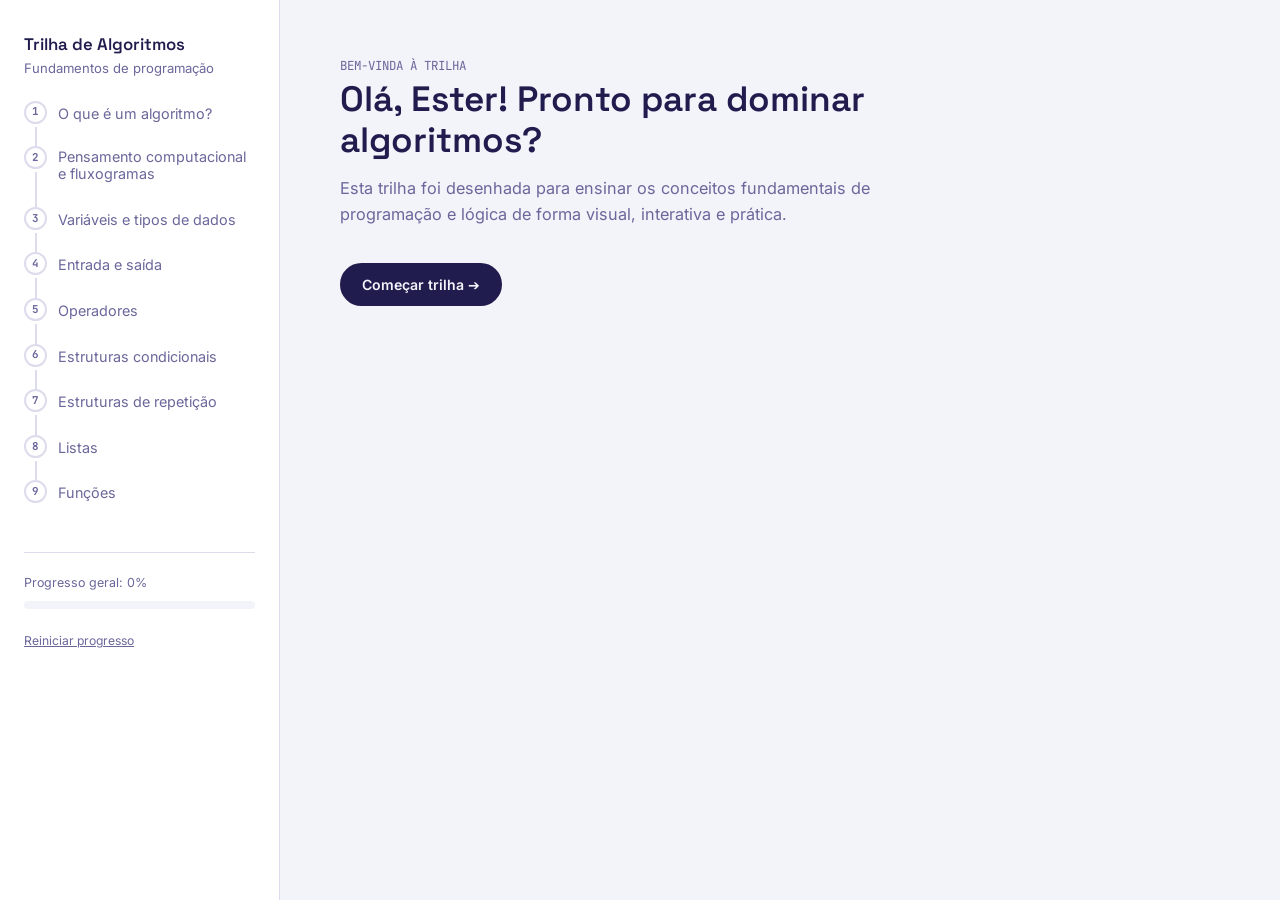
<file: index.html>
<!DOCTYPE html>
<html lang="pt-BR">
<head>
  <meta charset="UTF-8" />
  <meta name="viewport" content="width=device-width, initial-scale=1.0" />
  <meta name="robots" content="noindex, nofollow" />
  <title>Trilha de Algoritmos — Ester</title>
  <link rel="preconnect" href="https://fonts.googleapis.com">
  <link rel="preconnect" href="https://fonts.gstatic.com" crossorigin>
  <link href="https://fonts.googleapis.com/css2?family=Space+Grotesk:wght@500;600;700&family=Inter:wght@400;500;600;700&family=JetBrains+Mono:wght@400;500;600&display=swap" rel="stylesheet">
  <link rel="stylesheet" href="style.css">
</head>
<body>
  <div class="sobreposicao" id="sobreposicao"></div>
  
  <header class="topo-mobile">
    <button class="botao-menu" id="botao-menu" aria-label="Abrir trilha de módulos">☰</button>
    <span class="topo-mobile-titulo">Trilha de Algoritmos</span>
    <span class="topo-mobile-progresso" id="topo-mobile-progresso"></span>
  </header>

  <div id="app">
    <aside class="trilha-lateral" id="trilha-lateral"></aside>
    <main class="conteudo-principal" id="conteudo-principal"></main>
  </div>

  <script src="script.js"></script>
</body>
</html>
</file>
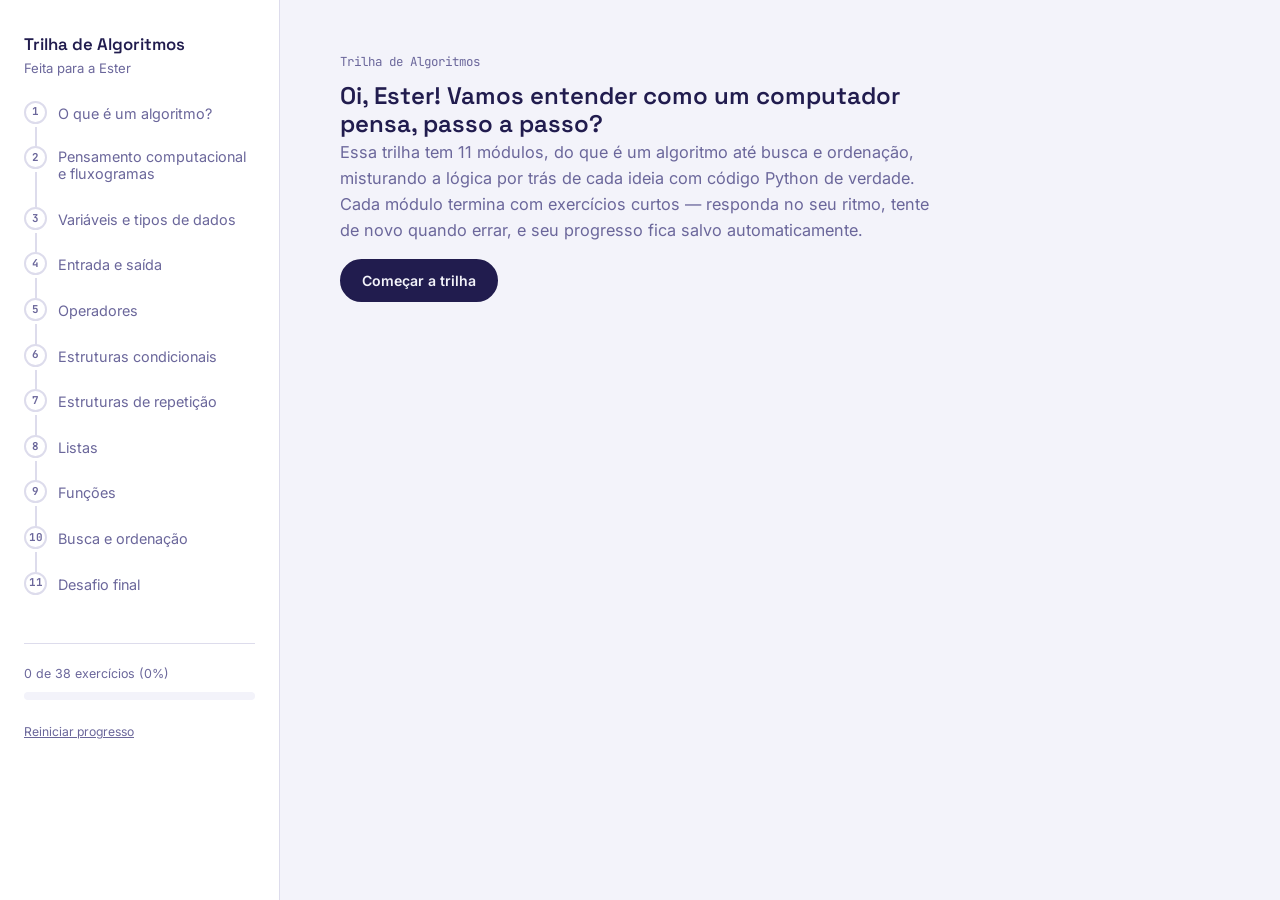
<file: trilha-algoritmos-ester.html>
<!DOCTYPE html>
<html lang="pt-BR">
<head>
<meta charset="UTF-8" />
<meta name="viewport" content="width=device-width, initial-scale=1.0" />
<title>Trilha de Algoritmos — Ester</title>
<link rel="preconnect" href="https://fonts.googleapis.com">
<link rel="preconnect" href="https://fonts.gstatic.com" crossorigin>
<link href="https://fonts.googleapis.com/css2?family=Space+Grotesk:wght@500;600;700&family=Inter:wght@400;500;600;700&family=JetBrains+Mono:wght@400;500;600&display=swap" rel="stylesheet">
<style>
  :root{
    --ink:#211C4E;
    --ink-soft:#6B679B;
    --paper:#F3F3FA;
    --surface:#FFFFFF;
    --lime:#CFEF44;
    --lime-dark:#7A9420;
    --rose:#E8536B;
    --line:#DDDCEC;
    --radius:14px;
    --font-display:'Space Grotesk','Segoe UI',system-ui,sans-serif;
    --font-body:'Inter','Segoe UI',system-ui,sans-serif;
    --font-mono:'JetBrains Mono','Fira Code',Consolas,Monaco,monospace;
  }
  *,*::before,*::after{box-sizing:border-box;}
  html,body{margin:0;padding:0;}
  body{
    font-family:var(--font-body);
    color:var(--ink);
    background:var(--paper);
    line-height:1.6;
    -webkit-font-smoothing:antialiased;
  }
  h1,h2,h3{font-family:var(--font-display);margin:0;line-height:1.18;font-weight:600;}
  p{margin:0 0 1em;}
  button{font-family:inherit;}
  ul{margin:0;padding:0;}
  button:focus-visible, a:focus-visible{outline:3px solid var(--ink);outline-offset:2px;}

  /* ---------- layout ---------- */
  .sobreposicao{display:none;position:fixed;inset:0;background:rgba(33,28,78,.45);z-index:49;}
  .sobreposicao.ativa{display:block;}
  .topo-mobile{display:none;position:sticky;top:0;z-index:40;background:var(--surface);border-bottom:1px solid var(--line);padding:14px 18px;align-items:center;gap:12px;}
  .botao-menu{background:none;border:2px solid var(--line);border-radius:8px;width:38px;height:38px;font-size:1.1rem;cursor:pointer;color:var(--ink);flex-shrink:0;}
  .topo-mobile-titulo{font-family:var(--font-display);font-weight:600;font-size:.98rem;flex:1;}
  .topo-mobile-progresso{font-family:var(--font-mono);font-size:.75rem;color:var(--ink-soft);}

  #app{display:flex;align-items:flex-start;}

  .trilha-lateral{
    width:280px;flex-shrink:0;background:var(--surface);border-right:1px solid var(--line);
    padding:32px 24px;position:sticky;top:0;height:100vh;overflow-y:auto;
  }
  .trilha-titulo{font-size:1.05rem;margin-bottom:2px;cursor:pointer;background:none;border:none;padding:0;text-align:left;color:var(--ink);font-family:var(--font-display);font-weight:600;}
  .trilha-subtitulo{font-size:.82rem;color:var(--ink-soft);margin:0 0 22px;}

  .trilha-lista{list-style:none;margin:0;padding:0;}
  .trilha-item{position:relative;padding-left:34px;padding-bottom:20px;}
  .trilha-item::before{content:'';position:absolute;left:11px;top:26px;bottom:-2px;width:2px;background:var(--line);}
  .trilha-item:last-child::before{display:none;}
  .trilha-estacao{
    position:absolute;left:0;top:0;width:23px;height:23px;border-radius:50%;
    background:var(--surface);border:2px solid var(--line);
    display:flex;align-items:center;justify-content:center;
    font-size:.68rem;font-weight:700;color:var(--ink-soft);font-family:var(--font-mono);
  }
  .trilha-item.concluido .trilha-estacao{background:var(--lime);border-color:var(--lime-dark);color:var(--ink);}
  .trilha-item.atual .trilha-estacao{border-color:var(--ink);background:var(--ink);color:var(--paper);}
  .trilha-link{background:none;border:none;text-align:left;cursor:pointer;font-family:var(--font-body);font-size:.9rem;color:var(--ink-soft);padding:2px 0;width:100%;}
  .trilha-link:hover{color:var(--ink);}
  .trilha-item.atual .trilha-link{color:var(--ink);font-weight:600;}

  .progresso-caixa{margin-top:26px;padding-top:20px;border-top:1px solid var(--line);}
  .progresso-texto{font-size:.78rem;color:var(--ink-soft);margin:0 0 8px;}
  .progresso-barra-fundo{height:8px;background:var(--paper);border-radius:99px;overflow:hidden;}
  .progresso-barra-preenchimento{height:100%;background:var(--lime);transition:width .4s ease;}

  .rodape-lateral{margin-top:18px;}
  .botao-reiniciar{background:none;border:none;color:var(--ink-soft);font-size:.76rem;cursor:pointer;padding:0;text-decoration:underline;}
  .confirmar-reset{margin-top:8px;padding:10px;background:var(--paper);border-radius:8px;font-size:.76rem;}
  .confirmar-reset p{margin:0 0 8px;}
  .confirmar-reset .linha-botoes{display:flex;gap:8px;}
  .confirmar-reset button{font-size:.76rem;padding:6px 10px;border-radius:6px;border:1px solid var(--line);background:var(--surface);cursor:pointer;}
  .confirmar-reset button.sim{border-color:var(--rose);color:var(--rose);}

  .conteudo-principal{flex:1;min-width:0;padding:52px 60px 120px;}

  /* ---------- welcome ---------- */
  .tela-boas-vindas{max-width:640px;}
  .selo-completo{background:#F3FBDD;border:2px solid var(--lime-dark);border-radius:var(--radius);padding:18px 20px;margin:22px 0;}
  .selo-completo .feedback-titulo{color:#3F4D0F;}
  .selo-completo p{color:#3F4D0F;margin:0;}

  /* ---------- lesson header / body ---------- */
  .rotulo-modulo{font-family:var(--font-mono);font-size:.78rem;color:var(--ink-soft);margin:0 0 10px;}
  .cabecalho-licao h1{font-size:1.9rem;margin-bottom:10px;}
  .resumo-licao{font-size:1.02rem;color:var(--ink-soft);max-width:600px;}
  .medida-leitura{max-width:640px;}
  .texto-licao{font-size:.98rem;max-width:640px;}

  .dica{background:var(--surface);border:2px solid var(--lime-dark);border-left-width:6px;border-radius:10px;padding:14px 18px;margin:18px 0;max-width:640px;}
  .dica-rotulo{font-family:var(--font-display);font-weight:600;font-size:.85rem;margin:0 0 4px;color:var(--ink);}
  .dica p{margin:0;font-size:.92rem;}

  .painel-codigo{background:var(--ink);color:#EDEBFF;border-radius:var(--radius);padding:18px 22px;overflow-x:auto;margin:18px 0;max-width:640px;}
  .painel-codigo .legenda{font-family:var(--font-mono);font-size:.72rem;color:var(--lime);margin:0 0 10px;opacity:.9;}
  .painel-codigo pre{margin:0;font-family:var(--font-mono);font-size:.85rem;line-height:1.65;}
  .tok-kw{color:var(--lime);}
  .tok-str{color:#FFD48A;}

  .fluxograma{display:flex;flex-direction:column;align-items:center;padding:30px 16px;background:var(--surface);border:1px solid var(--line);border-radius:var(--radius);margin:20px 0;max-width:640px;}
  .fc-caixa{padding:10px 20px;font-size:.82rem;font-weight:600;text-align:center;font-family:var(--font-body);}
  .fc-oval{background:var(--ink);color:var(--paper);border-radius:999px;}
  .fc-entrada{background:var(--paper);border:2px solid var(--line);border-radius:6px;}
  .fc-processo{background:var(--surface);border:2px solid var(--ink);border-radius:6px;}
  .fc-losango{width:160px;height:160px;background:var(--lime);display:flex;align-items:center;justify-content:center;transform:rotate(45deg);margin:6px 0;}
  .fc-losango span{transform:rotate(-45deg);font-size:.76rem;font-weight:700;text-align:center;width:118px;color:var(--ink);font-family:var(--font-mono);}
  .fc-seta{width:2px;height:22px;background:var(--ink-soft);position:relative;}
  .fc-seta::after{content:'';position:absolute;bottom:-1px;left:50%;transform:translateX(-50%);border:6px solid transparent;border-top-color:var(--ink-soft);}
  .fc-ramos{display:flex;gap:36px;margin-top:6px;}
  .fc-ramo{display:flex;flex-direction:column;align-items:center;}
  .fc-rotulo-ramo{font-size:.72rem;font-weight:700;color:var(--ink-soft);margin:6px 0;font-family:var(--font-mono);}

  /* ---------- exercises ---------- */
  .titulo-secao-exercicios{margin:40px 0 6px;font-size:1.3rem;}
  .subtitulo-secao-exercicios{color:var(--ink-soft);font-size:.9rem;margin-bottom:20px;}

  .exercicio{border:2px dashed var(--line);border-radius:var(--radius);padding:22px 24px;margin:18px 0;background:var(--surface);max-width:640px;}
  .exercicio.resolvido{border-style:solid;border-color:var(--lime-dark);}
  .exercicio-rotulo{font-family:var(--font-mono);font-size:.72rem;color:var(--ink-soft);margin:0 0 10px;}
  .exercicio-pergunta{font-weight:600;font-size:.98rem;margin:0 0 14px;}
  .exercicio .painel-codigo{max-width:none;margin:0 0 16px;}

  .exercicio-opcoes{display:flex;flex-direction:column;gap:10px;}
  .opcao{display:block;width:100%;text-align:left;padding:12px 16px;border:2px solid var(--line);border-radius:10px;background:var(--surface);color:var(--ink);font-family:var(--font-body);font-size:.9rem;cursor:pointer;transition:border-color .15s ease,background .15s ease;}
  .opcao code{font-family:var(--font-mono);font-size:.86rem;background:none;}
  .opcao:hover:not(:disabled){border-color:var(--ink);}
  .opcao.correta-marcada{border-color:var(--lime-dark);background:#F3FBDD;}
  .opcao.incorreta-marcada{border-color:var(--rose);background:#FDECEF;}
  .opcao:disabled{cursor:default;}

  .feedback{margin-top:14px;padding:14px 16px;border-radius:10px;font-size:.88rem;}
  .feedback.ok{background:#F3FBDD;color:#3F4D0F;}
  .feedback.nao{background:#FDECEF;color:#7A2331;}
  .feedback-titulo{font-weight:700;margin:0 0 4px;font-family:var(--font-display);}
  .feedback p:last-child{margin:0;}

  .chips{display:flex;flex-wrap:wrap;gap:8px;margin:6px 0 14px;min-height:20px;}
  .chip{padding:8px 14px;border-radius:999px;border:2px solid var(--ink);background:var(--surface);font-size:.83rem;cursor:pointer;font-family:var(--font-body);color:var(--ink);}
  .chip:hover:not(:disabled){background:var(--paper);}
  .chips-escolhidos .chip{background:var(--ink);color:var(--paper);cursor:default;display:inline-flex;gap:7px;align-items:center;}
  .chips-escolhidos .chip .num{font-family:var(--font-mono);font-size:.7rem;opacity:.65;}
  .rotulo-chips{font-size:.76rem;color:var(--ink-soft);margin:0 0 6px;}

  .exercicio-acoes{display:flex;gap:10px;margin-top:6px;}

  /* ---------- buttons ---------- */
  .botao{display:inline-flex;align-items:center;gap:8px;font-weight:600;font-size:.88rem;padding:11px 20px;border-radius:999px;border:2px solid var(--ink);background:var(--surface);color:var(--ink);cursor:pointer;transition:transform .15s ease,background .15s ease;}
  .botao:hover:not(:disabled){transform:translateY(-1px);}
  .botao.principal{background:var(--ink);color:var(--paper);}
  .botao.principal:hover:not(:disabled){background:#322A6B;}
  .botao:disabled{opacity:.45;cursor:default;transform:none;}

  .navegacao-licao{display:flex;justify-content:space-between;gap:14px;margin-top:44px;max-width:640px;flex-wrap:wrap;}

  footer.rodape-app{max-width:640px;margin-top:60px;padding-top:20px;border-top:1px solid var(--line);font-size:.78rem;color:var(--ink-soft);}

  @media (max-width:860px){
    .topo-mobile{display:flex;}
    .trilha-lateral{position:fixed;left:0;top:0;bottom:0;transform:translateX(-100%);transition:transform .25s ease;z-index:50;box-shadow:2px 0 24px rgba(0,0,0,.18);}
    .trilha-lateral.aberta{transform:translateX(0);}
    .conteudo-principal{padding:30px 20px 90px;}
    .cabecalho-licao h1{font-size:1.5rem;}
    .fc-ramos{gap:18px;}
    .fc-losango{width:130px;height:130px;}
    .fc-losango span{width:96px;font-size:.68rem;}
  }
  @media (min-width:861px){
    .sobreposicao{display:none !important;}
  }
  @media (prefers-reduced-motion:reduce){
    *,*::before,*::after{transition:none !important;animation:none !important;}
  }
</style>
</head>
<body>
<div class="sobreposicao" id="sobreposicao"></div>
<header class="topo-mobile">
  <button class="botao-menu" id="botao-menu" aria-label="Abrir trilha de módulos">☰</button>
  <span class="topo-mobile-titulo">Trilha de Algoritmos</span>
  <span class="topo-mobile-progresso" id="topo-mobile-progresso"></span>
</header>
<div id="app">
  <aside class="trilha-lateral" id="trilha-lateral"></aside>
  <main class="conteudo-principal" id="conteudo-principal"></main>
</div>

<script>
/* =======================================================
   ESCAPE / DESTAQUE DE CÓDIGO
======================================================= */
function t(texto){
  if(texto===undefined||texto===null) return '';
  return String(texto).replaceAll('&','&amp;').replaceAll('<','&lt;').replaceAll('>','&gt;');
}
function destacarPython(codigoEscapado){
  const partes = codigoEscapado.split(/("(?:[^"]*)"|'(?:[^']*)')/g);
  const palavrasChave = /\b(import|input|int|float|str|len|range|print|if|elif|else|for|while|def|return|and|or|not|in|True|False|None)\b/g;
  return partes.map((parte,i)=>{
    if(i % 2 === 1){ return '<span class="tok-str">'+parte+'</span>'; }
    return parte.replace(palavrasChave,'<span class="tok-kw">$1</span>');
  }).join('');
}

/* =======================================================
   DADOS DOS MÓDULOS
======================================================= */
const MODULES = [
{
  id:'intro', numero:1, titulo:'O que é um algoritmo?',
  resumo:'A ideia mais simples e mais importante de toda a programação.',
  conteudo:[
    {tipo:'texto', texto:'Antes de escrever qualquer código, existe uma ideia simples que sustenta tudo: um algoritmo é uma sequência finita de passos, bem definidos e em ordem, que resolve um problema ou realiza uma tarefa. Só isso — e você já usa algoritmos o tempo todo, sem perceber.'},
    {tipo:'texto', texto:'Pense na receita de um bolo, no tutorial de como trocar o pneu de uma bicicleta, ou até no jeito que você amarra o cadarço do tênis. Todos são algoritmos: uma lista de passos que, seguidos na ordem certa, levam a um resultado esperado.'},
    {tipo:'texto', texto:'Para ser considerado um bom algoritmo, essa sequência de passos precisa de três coisas: um início e um fim claros (ele não pode continuar para sempre), passos sem ambiguidade — qualquer pessoa que os siga deve chegar ao mesmo resultado — e uma ordem definida, já que trocar a ordem dos passos pode mudar (ou estragar) o resultado.'},
    {tipo:'dica', texto:'Repare que nada disso, até agora, envolveu um computador. Algoritmo é uma ideia — programar é o processo de traduzir essa ideia para uma linguagem que o computador entenda, como o Python, que vamos usar no resto da trilha.'}
  ],
  exercicios:[
    {id:'intro-1', tipo:'mcq', pergunta:'Qual das opções abaixo é, de fato, um algoritmo?',
      opcoes:['Eu gosto muito de macarrão.','Ferver água, adicionar sal, colocar o macarrão, esperar 10 minutos e escorrer.','Macarrão é um prato de origem italiana.','Hoje o almoço estava bom.'],
      correta:1, explicacao:'Um algoritmo precisa ser uma sequência de passos para realizar uma tarefa. As outras frases são só opiniões ou informações soltas, sem uma sequência de ações.'},
    {id:'intro-2', tipo:'ordenar', pergunta:'Coloque os passos para fazer um sanduíche na ordem correta:',
      itens:['Pegar duas fatias de pão','Passar manteiga nas fatias','Colocar o recheio','Juntar as duas fatias'],
      ordemExibicao:[2,0,3,1],
      explicacao:'Cada passo depende do anterior ter sido feito: não dá pra colocar o recheio antes de passar a manteiga, nem juntar as fatias antes de ter o recheio. A ordem faz parte do algoritmo.'},
    {id:'intro-3', tipo:'mcq', pergunta:'Qual característica é importante para um bom algoritmo?',
      opcoes:['Ter passos confusos e fora de ordem','Ter início, fim e passos claros, sem ambiguidade','Ser o mais longo possível','Não precisar ser seguido em uma ordem específica'],
      correta:1, explicacao:'Um bom algoritmo tem começo e fim definidos, e cada passo é claro o suficiente para que qualquer pessoa (ou computador) chegue ao mesmo resultado seguindo-o.'}
  ]
},
{
  id:'fluxo', numero:2, titulo:'Pensamento computacional e fluxogramas',
  resumo:'Como quebrar um problema grande em passos pequenos — e desenhá-los.',
  conteudo:[
    {tipo:'texto', texto:'Problemas grandes assustam. A saída é quebrá-los em partes menores e mais simples de resolver — isso se chama decomposição, e é o primeiro passo do pensamento computacional: a forma como programadores organizam a cabeça antes de escrever qualquer linha de código.'},
    {tipo:'texto', texto:'Uma das ferramentas mais úteis para planejar um algoritmo antes de programar é o fluxograma: um desenho que representa cada passo com uma forma geométrica diferente. Óvalos marcam o início e o fim, retângulos marcam uma ação, losangos marcam uma decisão (uma pergunta com resposta sim ou não), e paralelogramos marcam entrada ou saída de dados.'},
    {tipo:'fluxograma'},
    {tipo:'texto', texto:'O fluxograma acima resolve um problema simples: descobrir se um número é par ou ímpar. Ele lê um número, faz uma pergunta de decisão (o resto da divisão desse número por 2 é igual a zero?) e segue por um caminho ou outro dependendo da resposta. Mais pra frente você vai ver essa mesma lógica virar poucas linhas de código Python.'}
  ],
  exercicios:[
    {id:'fluxo-1', tipo:'mcq', pergunta:'Em um fluxograma, qual símbolo é usado para representar uma decisão (uma pergunta do tipo sim ou não)?',
      opcoes:['Oval','Retângulo','Losango (diamante)','Círculo pontilhado'],
      correta:2, explicacao:'O losango é o símbolo padrão de decisão em um fluxograma — dele saem sempre dois caminhos possíveis, um para cada resposta.'},
    {id:'fluxo-2', tipo:'mcq', pergunta:'De acordo com o fluxograma do módulo, se o número lido for 7, qual vai ser o resultado?',
      opcoes:['É par','É ímpar','Erro','Nenhum dos dois'],
      correta:1, explicacao:'7 dividido por 2 tem resto 1 (não é 0), então a resposta da decisão é "não" — e o caminho leva até a caixa "É ímpar".'},
    {id:'fluxo-3', tipo:'mcq', pergunta:'Qual costuma ser o primeiro passo antes de pensar no algoritmo para resolver um problema grande?',
      opcoes:['Escrever código em Python direto','Quebrar o problema em partes menores e mais simples','Desistir e tentar outro problema','Pular direto para a solução final'],
      correta:1, explicacao:'Decompor o problema em partes menores é o que torna possível pensar em um algoritmo claro — é muito mais fácil resolver vários problemas pequenos do que um gigante de uma vez.'}
  ]
},
{
  id:'var', numero:3, titulo:'Variáveis e tipos de dados',
  resumo:'As caixinhas que guardam os valores que seu programa usa.',
  conteudo:[
    {tipo:'texto', texto:'Uma variável é como uma caixinha com um nome, que guarda um valor — e esse valor pode mudar ao longo do programa (por isso o nome "variável"). Em Python, criar uma variável é simples: você escreve o nome dela, um sinal de igual, e o valor.'},
    {tipo:'codigo', codigo:'idade = 15\nnome = "Ester"\naltura = 1.65\ngosta_de_matematica = True'},
    {tipo:'texto', texto:'Repare que cada variável acima guarda um tipo diferente de valor: idade é um número inteiro (int), altura é um número decimal (float), nome é um texto — chamado de string, entre aspas — e gosta_de_matematica é um booleano, que só pode valer True (verdadeiro) ou False (falso). Diferente de outras linguagens, o Python descobre o tipo sozinho: você não precisa avisar.'},
    {tipo:'dica', texto:'Nomes de variáveis em Python não podem começar com número nem ter espaços — use underline (_) no lugar do espaço, como idade_do_aluno. Maiúsculas e minúsculas fazem diferença: Nome e nome são duas variáveis diferentes.'}
  ],
  exercicios:[
    {id:'var-1', tipo:'mcq', pergunta:'Qual é o tipo de dado do valor 3.14 em Python?',
      opcoes:['Número inteiro (int)','Número decimal (float)','Texto (string)','Booleano'],
      correta:1, explicacao:'Qualquer número com casas decimais, como 3.14, é do tipo float em Python.'},
    {id:'var-2', tipo:'mcq', pergunta:'Depois desse código rodar, qual é o valor final de x?', codigo:'x = 5\nx = x + 3',
      opcoes:['5','3','8','x+3'], opcoesCodigo:true,
      correta:2, explicacao:'Na segunda linha, o Python calcula x + 3 usando o valor atual de x (5), chegando a 8, e guarda esse novo valor em x — substituindo o 5 anterior.'},
    {id:'var-3', tipo:'mcq', pergunta:'Qual dessas opções é um nome de variável válido em Python?',
      opcoes:['2idade','minha idade','idade_do_aluno','idade-do-aluno'], opcoesCodigo:true,
      correta:2, explicacao:'Nomes de variável não podem começar com número (2idade), não podem ter espaço (minha idade) e o hífen é interpretado como subtração (idade-do-aluno). O underline resolve isso: idade_do_aluno.'}
  ]
},
{
  id:'io', numero:4, titulo:'Entrada e saída',
  resumo:'Como um programa conversa com quem está usando ele.',
  conteudo:[
    {tipo:'texto', texto:'Um programa raramente funciona sozinho — ele costuma receber informações de quem está usando (entrada) e devolver algum resultado (saída). Em Python, a saída mais comum é a função print(), que mostra algo na tela.'},
    {tipo:'codigo', codigo:'print("Olá, mundo!")\nnome = "Ester"\nprint("Olá,", nome)'},
    {tipo:'texto', texto:'Quando você separa os itens dentro do print() por vírgula, o Python junta tudo numa linha só, colocando um espaço entre cada parte automaticamente.'},
    {tipo:'texto', texto:'Para receber uma informação de quem está usando o programa, existe a função input(). Ela mostra uma pergunta na tela e espera a pessoa digitar uma resposta.'},
    {tipo:'codigo', codigo:'nome = input("Qual é o seu nome? ")\nprint("Que bom te conhecer,", nome)'},
    {tipo:'dica', texto:'Atenção: o input() sempre devolve o que foi digitado como texto (string) — mesmo que a pessoa digite um número! Se você precisar usar esse valor numa conta, converta com int() (número inteiro) ou float() (número decimal), assim: idade = int(input("Sua idade: ")).'}
  ],
  exercicios:[
    {id:'io-1', tipo:'mcq', pergunta:'O que essa segunda parte do código imprime na tela?', codigo:'nome = "Ester"\nprint("Olá,", nome)',
      opcoes:['Olá, Ester','Olá,Ester','Olá Ester,','Erro'], opcoesCodigo:true,
      correta:0, explicacao:'O print() junta os dois argumentos com um espaço entre eles automaticamente, então "Olá," + espaço + "Ester" vira "Olá, Ester".'},
    {id:'io-2', tipo:'mcq', pergunta:'A função input() sempre retorna um valor do tipo:',
      opcoes:['Número inteiro','Número decimal','Texto (string)','Booleano'],
      correta:2, explicacao:'Não importa o que a pessoa digite, input() sempre devolve uma string. Se você precisar de um número, tem que converter manualmente com int() ou float().'},
    {id:'io-3', tipo:'mcq', pergunta:'Você quer pedir a idade da pessoa e já guardar como número inteiro, para poder fazer contas depois. Qual linha faz isso corretamente?',
      opcoes:["idade = input('Idade: ')","idade = int(input('Idade: '))","idade = input(int('Idade: '))","int(idade) = input('Idade: ')"], opcoesCodigo:true,
      correta:1, explicacao:'Primeiro o input() pega o texto digitado, depois o int() por fora converte esse texto para número inteiro, e só então o resultado é guardado em idade.'}
  ]
},
{
  id:'op', numero:5, titulo:'Operadores',
  resumo:'Os símbolos que fazem contas e comparações dentro do código.',
  conteudo:[
    {tipo:'texto', texto:'Operadores são os símbolos que permitem fazer cálculos e comparações dentro de um programa. Os operadores aritméticos fazem contas: + soma, - subtrai, * multiplica, / divide, ** eleva a potência. Existem dois operadores de divisão um pouco menos óbvios: // devolve só a parte inteira da divisão, e % (módulo) devolve o resto da divisão.'},
    {tipo:'codigo', codigo:'print(17 // 5)\nprint(17 % 5)\nprint(2 ** 3)', legenda:'17 // 5 vale 3 (a parte inteira de 3.4) · 17 % 5 vale 2 (o resto) · 2 ** 3 vale 8'},
    {tipo:'texto', texto:'Os operadores de comparação respondem perguntas do tipo verdadeiro ou falso: == pergunta se dois valores são iguais (repare, são dois sinais de igual — um sinal só é usado para atribuir valor a uma variável), != pergunta se são diferentes, e > < >= <= comparam qual é maior ou menor.'},
    {tipo:'texto', texto:'Já os operadores lógicos combinam mais de uma comparação: and (e) só é verdadeiro se as duas partes forem verdadeiras; or (ou) é verdadeiro se pelo menos uma parte for verdadeira; not (não) inverte o resultado.'},
    {tipo:'codigo', codigo:'idade = 15\nprint(idade >= 12 and idade <= 17)'}
  ],
  exercicios:[
    {id:'op-1', tipo:'mcq', pergunta:'Qual é o resultado de 17 // 5 em Python?',
      opcoes:['2','3','3.4','5'], opcoesCodigo:true,
      correta:1, explicacao:'17 dividido por 5 dá 3.4 — e // fica só com a parte inteira dessa divisão, descartando as casas decimais: 3.'},
    {id:'op-2', tipo:'mcq', pergunta:'Qual é o resultado de 17 % 5 em Python?',
      opcoes:['0','1','2','5'], opcoesCodigo:true,
      correta:2, explicacao:'5 cabe 3 vezes dentro de 17 (5×3=15), sobrando 2. O operador % devolve exatamente esse resto: 2.'},
    {id:'op-3', tipo:'mcq', pergunta:'Qual é o resultado de: 5 > 3 and 10 < 2',
      opcoes:['True','False','Erro de sintaxe','10'], opcoesCodigo:true,
      correta:1, explicacao:'5 > 3 é True, mas 10 < 2 é False. Como and só é verdadeiro quando as duas partes são verdadeiras, o resultado final é False.'}
  ]
},
{
  id:'cond', numero:6, titulo:'Estruturas condicionais',
  resumo:'Como fazer o programa escolher um caminho diferente.',
  conteudo:[
    {tipo:'texto', texto:'Até agora, seus programas seguiam sempre o mesmo caminho, de cima para baixo. As estruturas condicionais permitem que o programa escolha um caminho diferente dependendo de uma condição — exatamente como o losango de decisão do fluxograma que você viu antes.'},
    {tipo:'codigo', codigo:'idade = 16\nif idade >= 18:\n    print("Maior de idade")\nelif idade >= 16:\n    print("Pode votar, mas não dirigir")\nelse:\n    print("Nenhum dos dois ainda")'},
    {tipo:'texto', texto:'O Python testa as condições na ordem: primeiro o if, depois cada elif, até achar uma que seja verdadeira — e executa só o bloco correspondente. Se nenhuma condição for verdadeira, ele executa o else (que é opcional). Repare em dois detalhes de sintaxe: toda linha de if, elif e else termina com dois-pontos (:), e a linha seguinte precisa estar indentada — é assim que o Python sabe o que pertence a cada bloco.'},
    {tipo:'dica', texto:'Um erro comum de iniciante é confundir = (atribuir um valor) com == (comparar dois valores). if idade = 18: dá erro — o certo é if idade == 18:.'}
  ],
  exercicios:[
    {id:'cond-1', tipo:'mcq', pergunta:'Esse código roda com idade = 16. Qual mensagem aparece na tela?', codigo:'idade = 16\nif idade >= 18:\n    print("Maior de idade")\nelif idade >= 16:\n    print("Pode votar, mas não dirigir")\nelse:\n    print("Nenhum dos dois ainda")',
      opcoes:['Maior de idade','Pode votar, mas não dirigir','Nenhum dos dois ainda','Erro de execução'],
      correta:1, explicacao:'16 >= 18 é falso, então o if não roda. O elif seguinte, 16 >= 16, é verdadeiro — então essa é a única mensagem impressa.'},
    {id:'cond-2', tipo:'mcq', pergunta:'Você quer verificar se um número é negativo. Qual condição está escrita corretamente?',
      opcoes:['if numero < 0:','if numero = 0:','if numero < 0','se numero < 0:'], opcoesCodigo:true,
      correta:0, explicacao:'A comparação certa usa < 0 (menor que zero) e termina com dois-pontos. As outras opções usam = no lugar de <, esquecem os dois-pontos, ou usam "se" em vez de "if" (Python é em inglês).'},
    {id:'cond-3', tipo:'mcq', pergunta:'O que está incorreto neste trecho de código?', codigo:'if idade >= 18\n    print("Maior de idade")',
      opcoes:['Nada, está correto','Falta o dois-pontos (:) no final da linha do if','A variável idade não existe em lugar nenhum','print precisa de aspas simples, não duplas'],
      correta:1, explicacao:'Toda linha de if precisa terminar com dois-pontos antes do bloco indentado que vem a seguir. Sem ele, o Python não entende onde o bloco começa.'}
  ]
},
{
  id:'loop', numero:7, titulo:'Estruturas de repetição',
  resumo:'Como repetir uma tarefa sem copiar e colar a mesma linha.',
  conteudo:[
    {tipo:'texto', texto:'Repetir uma tarefa várias vezes é um dos motivos pelos quais usamos computadores. As estruturas de repetição (ou loops) executam um bloco de código repetidas vezes, sem que você precise copiar e colar a mesma linha.'},
    {tipo:'texto', texto:'O for repete um número definido de vezes, geralmente percorrendo uma sequência criada com range().'},
    {tipo:'codigo', codigo:'for i in range(1, 5):\n    print(i)', legenda:'imprime 1, 2, 3 e 4 — o número final do range nunca entra na sequência'},
    {tipo:'texto', texto:'Já o while repete enquanto uma condição continuar verdadeira — é ideal quando você não sabe, de antemão, quantas vezes vai repetir.'},
    {tipo:'codigo', codigo:'contador = 1\nwhile contador <= 5:\n    print(contador)\n    contador = contador + 1'},
    {tipo:'dica', texto:'Cuidado: se a condição do while nunca deixar de ser verdadeira, o programa entra num loop infinito e trava. É por isso que, dentro do while acima, a linha contador = contador + 1 é essencial — sem ela, contador nunca mudaria.'}
  ],
  exercicios:[
    {id:'loop-1', tipo:'mcq', pergunta:'Quantos números esse código imprime?', codigo:'for i in range(1, 5):\n    print(i)',
      opcoes:['3','4','5','1'], opcoesCodigo:true,
      correta:1, explicacao:'range(1, 5) gera 1, 2, 3 e 4 — quatro números no total. O 5 nunca é incluído, porque o número final do range() é sempre excluído.'},
    {id:'loop-2', tipo:'mcq', pergunta:'O que há de errado nesse código?', codigo:'x = 1\nwhile x > 0:\n    print(x)\n    x = x + 1',
      opcoes:['Nada, está correto','x nunca deixa de ser maior que 0 — é um loop infinito','Falta um print dentro do while','O for deveria ser usado no lugar do while'],
      correta:1, explicacao:'x começa em 1 e só aumenta a cada volta, então x > 0 é sempre verdade — o loop nunca vai parar sozinho.'},
    {id:'loop-3', tipo:'mcq', pergunta:'Você quer imprimir os números de 1 a 10. Qual opção completa corretamente "for i in ___:"?',
      opcoes:['range(1, 10)','range(1, 11)','range(0, 10)','range(10)'], opcoesCodigo:true,
      correta:1, explicacao:'Para incluir o 10, o segundo número do range() precisa ser 11, já que o range sempre para uma unidade antes do número final.'}
  ]
},
{
  id:'lista', numero:8, titulo:'Listas',
  resumo:'Como guardar vários valores organizados numa única variável.',
  conteudo:[
    {tipo:'texto', texto:'Até agora, cada variável guardava um único valor. Uma lista guarda vários valores organizados numa única variável, na ordem em que você quiser.'},
    {tipo:'codigo', codigo:'frutas = ["maçã", "banana", "uva", "manga"]\nprint(frutas[0])\nprint(frutas[2])'},
    {tipo:'texto', texto:'Cada posição da lista tem um índice — e em Python, como na maioria das linguagens, a contagem começa em 0. Então frutas[0] é "maçã", o primeiro item, e frutas[2] é "uva", o terceiro.'},
    {tipo:'texto', texto:'Duas ferramentas úteis: len(lista) devolve quantos itens a lista tem, e lista.append(valor) adiciona um item novo no final. Para fazer algo com cada item da lista, um for resolve:'},
    {tipo:'codigo', codigo:'for fruta in frutas:\n    print("Eu gosto de", fruta)'}
  ],
  exercicios:[
    {id:'lista-1', tipo:'mcq', pergunta:'O que essa segunda linha imprime?', codigo:'frutas = ["maçã", "banana", "uva", "manga"]\nprint(frutas[2])',
      opcoes:['maçã','banana','uva','manga'], opcoesCodigo:true,
      correta:2, explicacao:'A contagem começa em 0: frutas[0] é "maçã", frutas[1] é "banana", frutas[2] é "uva" — o terceiro item da lista.'},
    {id:'lista-2', tipo:'mcq', pergunta:'Quantos itens tem a lista frutas = ["maçã", "banana", "uva", "manga"]?',
      opcoes:['3','4','5','2'], opcoesCodigo:true,
      correta:1, explicacao:'A lista tem quatro itens: maçã, banana, uva e manga. len(frutas) devolveria 4.'},
    {id:'lista-3', tipo:'mcq', pergunta:"Qual comando adiciona 'pera' ao final da lista frutas?",
      opcoes:["frutas.append('pera')","frutas.add('pera')","frutas + 'pera'","frutas[4] = 'pera'"], opcoesCodigo:true,
      correta:0, explicacao:'append() é o método usado para acrescentar um item ao final de uma lista em Python.'}
  ]
},
{
  id:'func', numero:9, titulo:'Funções',
  resumo:'Blocos de código reutilizáveis, com nome e memória própria.',
  conteudo:[
    {tipo:'texto', texto:'Uma função é um bloco de código com nome, que você pode "chamar" quantas vezes quiser, de qualquer lugar do programa, sem reescrever a mesma lógica toda vez. Ela pode receber valores de entrada (parâmetros) e devolver um resultado com return.'},
    {tipo:'codigo', codigo:'def dobro(numero):\n    return numero * 2\n\nresultado = dobro(5)\nprint(resultado)'},
    {tipo:'texto', texto:'dobro é o nome da função, numero é o parâmetro (o valor que ela recebe) e return numero * 2 devolve o resultado de volta para quem chamou a função — nesse caso, para a variável resultado.'},
    {tipo:'dica', texto:'print() e return fazem coisas diferentes: print() só mostra um valor na tela, ele não guarda nada. return devolve um valor para ser usado no resto do programa — guardado numa variável, por exemplo.'}
  ],
  exercicios:[
    {id:'func-1', tipo:'mcq', pergunta:"Qual é o valor de 'resultado' depois desse código rodar?", codigo:'def dobro(numero):\n    return numero * 2\n\nresultado = dobro(5)',
      opcoes:['5','10','25','Erro'], opcoesCodigo:true,
      correta:1, explicacao:'dobro(5) executa numero * 2 com numero valendo 5, ou seja, 5 * 2 = 10 — e esse é o valor devolvido para resultado.'},
    {id:'func-2', tipo:'mcq', pergunta:'Para que serve a palavra return dentro de uma função?',
      opcoes:['Para imprimir um valor na tela','Para devolver um valor para quem chamou a função','Para criar uma variável global','Para parar o programa imediatamente'],
      correta:1, explicacao:'return encerra a função e devolve um valor para o lugar de onde ela foi chamada, permitindo usar esse resultado no resto do código.'},
    {id:'func-3', tipo:'mcq', pergunta:'Complete a função para que ela receba um número n e devolva o triplo dele: def triplo(n): ___',
      opcoes:['print(n * 3)','return n * 3','n = n * 3','triplo = n * 3'], opcoesCodigo:true,
      correta:1, explicacao:'Para a função devolver o triplo (e não só mostrar na tela), a linha precisa ser return n * 3.'}
  ]
},
{
  id:'busca', numero:10, titulo:'Busca e ordenação',
  resumo:'As estratégias por trás de procurar e organizar dados.',
  conteudo:[
    {tipo:'texto', texto:'Duas tarefas aparecem o tempo todo em algoritmos: procurar um item dentro de uma lista (busca) e organizar uma lista em ordem (ordenação). Parecem simples, mas por trás existem estratégias — algoritmos — bem definidas.'},
    {tipo:'texto', texto:'A busca sequencial (ou linear) é a mais simples: começa no primeiro item da lista e vai comparando um por um, na ordem, até achar o valor procurado ou chegar ao fim da lista.'},
    {tipo:'texto', texto:'Ordenar uma lista significa reorganizar seus itens, normalmente do menor para o maior. Um dos algoritmos de ordenação mais simples de entender é o bubble sort (ordenação por bolha): ele compara elementos vizinhos, dois a dois, e troca de lugar sempre que o da esquerda for maior que o da direita — repetindo esse processo várias vezes até que ninguém mais precise trocar de lugar.'},
    {tipo:'dica', texto:'Esses são só os primeiros passos. Existem algoritmos de busca e ordenação bem mais rápidos, como busca binária e quicksort, que você vai conhecer num próximo módulo, quando já estiver mais confortável com a lógica básica.'}
  ],
  exercicios:[
    {id:'busca-1', tipo:'mcq', pergunta:'Como funciona a busca sequencial (linear) numa lista?',
      opcoes:['Ela olha só o primeiro e o último item','Ela percorre item por item, na ordem, até achar o que procura ou a lista acabar','Ela divide a lista ao meio repetidamente','Ela ordena a lista antes de procurar'],
      correta:1, explicacao:'A busca sequencial é a mais simples de todas: vai item por item, na ordem em que aparecem, comparando com o valor procurado.'},
    {id:'busca-2', tipo:'mcq', pergunta:'Nessa lista, quantas comparações a busca sequencial faz até encontrar o número 16?', codigo:'lista = [4, 8, 15, 16, 23, 42]',
      opcoes:['2','3','4','6'], opcoesCodigo:true,
      correta:2, explicacao:'A busca compara 16 com 4 (não), 8 (não), 15 (não) e 16 (achou!) — quatro comparações até encontrar o valor, na quarta posição.'},
    {id:'busca-3', tipo:'ordenar', pergunta:'Coloque em ordem os passos gerais de um algoritmo de ordenação por trocas (bubble sort):',
      itens:['Compare dois elementos vizinhos','Se o da esquerda for maior que o da direita, troque os dois de lugar','Avance para o próximo par de vizinhos','Repita o processo até nenhuma troca ser mais necessária'],
      ordemExibicao:[3,1,0,2],
      explicacao:'O bubble sort funciona assim: compara um par, troca se estiver fora de ordem, avança para o próximo par, e repete tudo de novo até a lista inteira ficar organizada.'}
  ]
},
{
  id:'desafio', numero:11, titulo:'Desafio final',
  resumo:'Hora de juntar tudo o que você aprendeu na trilha.',
  conteudo:[
    {tipo:'texto', texto:'Chegou a hora de juntar tudo o que você aprendeu. Antes do quiz final, dá uma olhada nesse programinha — ele usa variável, entrada e saída, operadores e estrutura condicional, tudo junto, para decidir a situação de um aluno a partir da média das notas.'},
    {tipo:'codigo', codigo:'nota1 = float(input("Primeira nota: "))\nnota2 = float(input("Segunda nota: "))\nmedia = (nota1 + nota2) / 2\n\nif media >= 7:\n    print("Aprovado! Média:", media)\nelif media >= 5:\n    print("Recuperação. Média:", media)\nelse:\n    print("Reprovado. Média:", media)'},
    {tipo:'texto', texto:'Consegue seguir o caminho que esse código percorre? Ele pede duas notas, calcula a média, e usa if/elif/else para decidir qual mensagem mostrar — a mesma lógica do losango de decisão, só que em Python. Agora é sua vez: responda o quiz final para revisar os principais conceitos da trilha.'}
  ],
  exercicios:[
    {id:'desafio-1', tipo:'mcq', pergunta:'O que é um algoritmo?',
      opcoes:['Uma linguagem de programação','Uma sequência finita de passos para resolver um problema','Um tipo de computador','Um erro no código'],
      correta:1, explicacao:'Algoritmo é a ideia central de toda a trilha: uma sequência clara e finita de passos para resolver um problema.'},
    {id:'desafio-2', tipo:'mcq', pergunta:'Em um fluxograma, qual símbolo representa uma decisão?',
      opcoes:['Retângulo','Oval','Losango','Seta'],
      correta:2, explicacao:'O losango marca uma pergunta de sim ou não, de onde saem dois caminhos possíveis.'},
    {id:'desafio-3', tipo:'mcq', pergunta:'Qual é o tipo de dado do valor True em Python?',
      opcoes:['int','float','string','booleano'],
      correta:3, explicacao:'True e False são os dois únicos valores possíveis do tipo booleano.'},
    {id:'desafio-4', tipo:'mcq', pergunta:'O que a função input() sempre retorna, por padrão?',
      opcoes:['Um número inteiro','Um texto (string)','Um booleano','Uma lista'],
      correta:1, explicacao:'input() sempre devolve texto, mesmo que a pessoa digite números — por isso às vezes é preciso converter com int() ou float().'},
    {id:'desafio-5', tipo:'mcq', pergunta:'Qual estrutura repete um bloco de código enquanto uma condição for verdadeira?',
      opcoes:['if','for','while','def'], opcoesCodigo:true,
      correta:2, explicacao:'O while repete enquanto sua condição continuar verdadeira — diferente do for, que repete um número definido de vezes.'},
    {id:'desafio-6', tipo:'mcq', pergunta:'Numa lista em Python, qual é o índice do primeiro elemento?',
      opcoes:['1','0','-1','Depende da lista'], opcoesCodigo:true,
      correta:1, explicacao:'A contagem de índices em Python sempre começa em 0, então o primeiro elemento é lista[0].'},
    {id:'desafio-7', tipo:'mcq', pergunta:'Para que serve o return numa função?',
      opcoes:['Para imprimir algo na tela','Para devolver um valor para quem chamou a função','Para deletar a função','Para criar um loop'],
      correta:1, explicacao:'return devolve um resultado da função para ser usado no resto do programa, sem precisar imprimir nada na tela.'},
    {id:'desafio-8', tipo:'mcq', pergunta:'O que a busca sequencial faz numa lista?',
      opcoes:['Divide a lista ao meio repetidamente','Ordena a lista','Percorre item por item até achar o que procura','Soma todos os itens'],
      correta:2, explicacao:'A busca sequencial percorre a lista item por item, na ordem, até encontrar o valor procurado ou terminar a lista.'}
  ]
}
];

const CHAVE_STORAGE = 'progresso-ester-algoritmos';

/* =======================================================
   ESTADO
======================================================= */
let state = { moduloAtual:'boas-vindas', progresso:{} };
let interacoes = {};
let ordenacaoEmAndamento = {};
let interacoesOrdem = {};
let confirmandoReset = false;

function totalExercicios(){
  return MODULES.reduce((soma,m)=>soma+m.exercicios.length,0);
}
function totalConcluidos(){
  return Object.values(state.progresso).filter(Boolean).length;
}
function encontrarModulo(id){
  return MODULES.find(m=>m.id===id);
}
function encontrarExercicio(exId){
  for(const m of MODULES){
    const ex = m.exercicios.find(e=>e.id===exId);
    if(ex) return ex;
  }
  return null;
}
function encontrarPrimeiroModuloPendente(){
  for(const m of MODULES){
    const todosResolvidos = m.exercicios.every(ex=>state.progresso[ex.id]);
    if(!todosResolvidos) return m.id;
  }
  return MODULES[MODULES.length-1].id;
}

/* =======================================================
   STORAGE
======================================================= */
async function carregarProgresso(){
  try{
    const resultado = await window.storage.get(CHAVE_STORAGE, false);
    if(resultado && resultado.value){
      const dados = JSON.parse(resultado.value);
      state.progresso = dados.progresso || {};
      state.moduloAtual = dados.moduloAtual || 'boas-vindas';
    }
  }catch(erro){
    console.error('Não foi possível carregar o progresso salvo:', erro);
  }
}
async function salvarProgresso(){
  try{
    await window.storage.set(CHAVE_STORAGE, JSON.stringify({progresso:state.progresso, moduloAtual:state.moduloAtual}), false);
  }catch(erro){
    console.error('Não foi possível salvar o progresso:', erro);
  }
}

/* =======================================================
   RENDER: SIDEBAR
======================================================= */
function renderizarSidebar(){
  const lateral = document.getElementById('trilha-lateral');
  const scrollAnterior = lateral.scrollTop;
  const concluidos = totalConcluidos();
  const total = totalExercicios();
  const pct = Math.round((concluidos/total)*100);

  const itensHtml = MODULES.map(m=>{
    const feitos = m.exercicios.filter(ex=>state.progresso[ex.id]).length;
    const completo = feitos === m.exercicios.length;
    const atual = state.moduloAtual === m.id;
    let classe = 'trilha-item';
    if(completo) classe += ' concluido';
    if(atual) classe += ' atual';
    const marcador = completo ? '✓' : m.numero;
    return '<li class="'+classe+'"><span class="trilha-estacao">'+marcador+'</span><button class="trilha-link" data-action="ir-modulo" data-modulo="'+m.id+'">'+t(m.titulo)+'</button></li>';
  }).join('');

  lateral.innerHTML =
    '<button class="trilha-titulo" data-action="ir-modulo" data-modulo="boas-vindas">Trilha de Algoritmos</button>'+
    '<p class="trilha-subtitulo">Feita para a Ester</p>'+
    '<ul class="trilha-lista">'+itensHtml+'</ul>'+
    '<div class="progresso-caixa">'+
      '<p class="progresso-texto">'+concluidos+' de '+total+' exercícios ('+pct+'%)</p>'+
      '<div class="progresso-barra-fundo"><div class="progresso-barra-preenchimento" style="width:'+pct+'%"></div></div>'+
      '<div class="rodape-lateral" id="rodape-lateral">'+renderizarRodapeReset()+'</div>'+
    '</div>';

  lateral.scrollTop = scrollAnterior;
  const topoProgresso = document.getElementById('topo-mobile-progresso');
  if(topoProgresso) topoProgresso.textContent = pct+'%';
}
function renderizarRodapeReset(){
  if(!confirmandoReset){
    return '<button class="botao-reiniciar" data-action="pedir-reset">Reiniciar progresso</button>';
  }
  return '<div class="confirmar-reset"><p>Isso apaga todo o progresso salvo. Tem certeza?</p><div class="linha-botoes"><button class="sim" data-action="confirmar-reset">Sim, apagar</button><button data-action="cancelar-reset">Cancelar</button></div></div>';
}

/* =======================================================
   RENDER: FLUXOGRAMA
======================================================= */
function renderizarFluxograma(){
  return '<div class="fluxograma" role="img" aria-label="Fluxograma mostrando como decidir se um número é par ou ímpar">'+
    '<div class="fc-caixa fc-oval">Início</div>'+
    '<div class="fc-seta"></div>'+
    '<div class="fc-caixa fc-entrada">Ler um número</div>'+
    '<div class="fc-seta"></div>'+
    '<div class="fc-losango"><span>número % 2 == 0?</span></div>'+
    '<div class="fc-ramos">'+
      '<div class="fc-ramo"><p class="fc-rotulo-ramo">sim</p><div class="fc-seta"></div><div class="fc-caixa fc-processo">É par</div></div>'+
      '<div class="fc-ramo"><p class="fc-rotulo-ramo">não</p><div class="fc-seta"></div><div class="fc-caixa fc-processo">É ímpar</div></div>'+
    '</div>'+
    '<div class="fc-seta"></div>'+
    '<div class="fc-caixa fc-oval">Fim</div>'+
  '</div>';
}

/* =======================================================
   RENDER: BLOCOS DE CONTEÚDO
======================================================= */
function renderizarBlocoConteudo(bloco){
  if(bloco.tipo==='texto'){
    return '<p class="texto-licao">'+t(bloco.texto)+'</p>';
  }
  if(bloco.tipo==='dica'){
    return '<div class="dica"><p class="dica-rotulo">Dica</p><p>'+t(bloco.texto)+'</p></div>';
  }
  if(bloco.tipo==='codigo'){
    const legenda = bloco.legenda ? '<p class="legenda">'+t(bloco.legenda)+'</p>' : '';
    return '<div class="painel-codigo">'+legenda+'<pre><code>'+destacarPython(t(bloco.codigo))+'</code></pre></div>';
  }
  if(bloco.tipo==='fluxograma'){
    return renderizarFluxograma();
  }
  return '';
}

/* =======================================================
   RENDER: EXERCÍCIOS
======================================================= */
function renderizarExercicio(ex, indice){
  if(ex.tipo==='mcq') return renderizarMcq(ex, indice);
  if(ex.tipo==='ordenar') return renderizarOrdenar(ex, indice);
  return '';
}

function renderizarMcq(ex, indice){
  const resolvido = !!state.progresso[ex.id];
  const interacao = interacoes[ex.id];
  const codigoHtml = ex.codigo ? '<div class="painel-codigo"><pre><code>'+destacarPython(t(ex.codigo))+'</code></pre></div>' : '';

  const opcoesHtml = ex.opcoes.map((op,i)=>{
    let classe = 'opcao';
    if(resolvido && i===ex.correta){ classe += ' correta-marcada'; }
    else if(!resolvido && interacao){
      if(i===interacao.selecionada && i===ex.correta) classe += ' correta-marcada';
      else if(i===interacao.selecionada && i!==ex.correta) classe += ' incorreta-marcada';
    }
    const desabilitado = resolvido ? 'disabled' : '';
    const conteudo = ex.opcoesCodigo ? '<code>'+t(op)+'</code>' : t(op);
    return '<button class="'+classe+'" '+desabilitado+' data-action="responder-mcq" data-ex="'+ex.id+'" data-op="'+i+'">'+conteudo+'</button>';
  }).join('');

  let feedbackHtml = '';
  const mostrarFeedback = resolvido || interacao;
  if(mostrarFeedback){
    const acertou = resolvido || (interacao && interacao.correta);
    feedbackHtml = '<div class="feedback '+(acertou?'ok':'nao')+'"><p class="feedback-titulo">'+(acertou?'Isso aí!':'Quase lá')+'</p><p>'+t(ex.explicacao)+'</p></div>';
  }

  return '<div class="exercicio '+(resolvido?'resolvido':'')+'" id="ex-'+ex.id+'">'+
    '<p class="exercicio-rotulo">Exercício '+(indice+1)+'</p>'+
    '<p class="exercicio-pergunta">'+t(ex.pergunta)+'</p>'+
    codigoHtml+
    '<div class="exercicio-opcoes">'+opcoesHtml+'</div>'+
    feedbackHtml+
  '</div>';
}

function renderizarOrdenar(ex, indice){
  const resolvido = !!state.progresso[ex.id];
  const escolhidos = ordenacaoEmAndamento[ex.id] || [];
  const disponiveis = (ex.ordemExibicao||ex.itens.map((_,i)=>i)).filter(i=>!escolhidos.includes(i));
  const verificado = interacoesOrdem[ex.id];

  const chipsEscolhidosHtml = escolhidos.map((origIdx,pos)=>{
    return '<span class="chip"><span class="num">'+(pos+1)+'</span>'+t(ex.itens[origIdx])+'</span>';
  }).join('');

  const chipsDisponiveisHtml = disponiveis.map(origIdx=>{
    const desabilitado = resolvido ? 'disabled' : '';
    return '<button class="chip" '+desabilitado+' data-action="adicionar-item-ordem" data-ex="'+ex.id+'" data-item="'+origIdx+'">'+t(ex.itens[origIdx])+'</button>';
  }).join('');

  const podeVerificar = escolhidos.length === ex.itens.length && !resolvido;

  let feedbackHtml = '';
  if(resolvido || (verificado && verificado.verificado)){
    const acertou = resolvido || verificado.correta;
    feedbackHtml = '<div class="feedback '+(acertou?'ok':'nao')+'"><p class="feedback-titulo">'+(acertou?'Isso aí!':'Quase lá')+'</p><p>'+t(ex.explicacao)+'</p></div>';
  }

  return '<div class="exercicio '+(resolvido?'resolvido':'')+'" id="ex-'+ex.id+'">'+
    '<p class="exercicio-rotulo">Exercício '+(indice+1)+'</p>'+
    '<p class="exercicio-pergunta">'+t(ex.pergunta)+'</p>'+
    '<p class="rotulo-chips">Sua ordem:</p>'+
    '<div class="chips chips-escolhidos">'+(chipsEscolhidosHtml||'<span class="rotulo-chips">(clique nos itens abaixo para adicionar)</span>')+'</div>'+
    '<p class="rotulo-chips">Itens disponíveis:</p>'+
    '<div class="chips">'+chipsDisponiveisHtml+'</div>'+
    '<div class="exercicio-acoes">'+
      '<button class="botao principal" '+(podeVerificar?'':'disabled')+' data-action="verificar-ordem" data-ex="'+ex.id+'">Conferir ordem</button>'+
      '<button class="botao" data-action="resetar-ordem" data-ex="'+ex.id+'">Recomeçar</button>'+
    '</div>'+
    feedbackHtml+
  '</div>';
}

/* =======================================================
   RENDER: TELA DE BOAS-VINDAS
======================================================= */
function renderizarBoasVindas(){
  const concluidos = totalConcluidos();
  const total = totalExercicios();
  const temProgresso = concluidos > 0;
  const tudoCompleto = concluidos >= total;
  const alvo = temProgresso ? encontrarPrimeiroModuloPendente() : 'intro';

  let selo = '';
  if(tudoCompleto){
    selo = '<div class="selo-completo"><p class="feedback-titulo">Você completou a trilha inteira!</p><p>Todos os '+total+' exercícios, do primeiro ao último. Sinta-se livre para revisitar qualquer módulo sempre que quiser praticar de novo.</p></div>';
  }

  return '<section class="tela-boas-vindas">'+
    '<p class="rotulo-modulo">Trilha de Algoritmos</p>'+
    '<h1>Oi, Ester! Vamos entender como um computador pensa, passo a passo?</h1>'+
    '<p class="resumo-licao">Essa trilha tem 11 módulos, do que é um algoritmo até busca e ordenação, misturando a lógica por trás de cada ideia com código Python de verdade. Cada módulo termina com exercícios curtos — responda no seu ritmo, tente de novo quando errar, e seu progresso fica salvo automaticamente.</p>'+
    selo+
    '<button class="botao principal" data-action="ir-modulo" data-modulo="'+alvo+'">'+(temProgresso?'Continuar de onde parei':'Começar a trilha')+'</button>'+
  '</section>';
}

/* =======================================================
   RENDER: MÓDULO
======================================================= */
function renderizarModulo(m){
  const indiceAtual = MODULES.findIndex(x=>x.id===m.id);
  const anterior = indiceAtual>0 ? MODULES[indiceAtual-1] : null;
  const proximo = indiceAtual<MODULES.length-1 ? MODULES[indiceAtual+1] : null;

  const conteudoHtml = m.conteudo.map(renderizarBlocoConteudo).join('');
  const exerciciosHtml = m.exercicios.map((ex,i)=>renderizarExercicio(ex,i)).join('');

  const navHtml = '<div class="navegacao-licao">'+
    (anterior ? '<button class="botao" data-action="ir-modulo" data-modulo="'+anterior.id+'">← '+t(anterior.titulo)+'</button>' : '<span></span>')+
    (proximo ? '<button class="botao principal" data-action="ir-modulo" data-modulo="'+proximo.id+'">Próxima lição: '+t(proximo.titulo)+' →</button>' : '<button class="botao principal" data-action="ir-modulo" data-modulo="boas-vindas">Voltar ao início</button>')+
  '</div>';

  return '<article>'+
    '<header class="cabecalho-licao">'+
      '<p class="rotulo-modulo">Módulo '+m.numero+' de '+MODULES.length+'</p>'+
      '<h1>'+t(m.titulo)+'</h1>'+
      '<p class="resumo-licao">'+t(m.resumo)+'</p>'+
    '</header>'+
    '<div class="medida-leitura">'+conteudoHtml+'</div>'+
    '<h2 class="titulo-secao-exercicios">Bora praticar</h2>'+
    '<p class="subtitulo-secao-exercicios">'+m.exercicios.length+' exercícios sobre esse módulo.</p>'+
    exerciciosHtml+
    navHtml+
  '</article>';
}

/* =======================================================
   RENDER: CONTEÚDO PRINCIPAL
======================================================= */
function renderizarConteudo(){
  const principal = document.getElementById('conteudo-principal');
  if(state.moduloAtual === 'boas-vindas'){
    principal.innerHTML = renderizarBoasVindas();
  }else{
    const m = encontrarModulo(state.moduloAtual);
    if(!m){ principal.innerHTML = renderizarBoasVindas(); }
    else{ principal.innerHTML = renderizarModulo(m); }
  }
}

function renderizarApp(){
  renderizarSidebar();
  renderizarConteudo();
}

/* =======================================================
   AÇÕES
======================================================= */
function irParaModulo(moduloId){
  state.moduloAtual = moduloId;
  salvarProgresso();
  fecharMenuMobile();
  renderizarConteudo();
  document.getElementById('conteudo-principal').scrollTop = 0;
  window.scrollTo(0,0);
  renderizarSidebar();
}

function responderMcq(exId, opIndex){
  const ex = encontrarExercicio(exId);
  if(!ex || state.progresso[exId]) return;
  interacoes[exId] = { selecionada:opIndex, correta: opIndex===ex.correta };
  if(opIndex===ex.correta){
    state.progresso[exId] = true;
    salvarProgresso();
  }
  atualizarExercicioNoDom(exId);
  renderizarSidebar();
}

function adicionarItemOrdem(exId, itemIndex){
  const ex = encontrarExercicio(exId);
  if(!ex || state.progresso[exId]) return;
  if(!ordenacaoEmAndamento[exId]) ordenacaoEmAndamento[exId] = [];
  if(ordenacaoEmAndamento[exId].includes(itemIndex)) return;
  ordenacaoEmAndamento[exId].push(itemIndex);
  atualizarExercicioNoDom(exId);
}

function verificarOrdem(exId){
  const ex = encontrarExercicio(exId);
  if(!ex) return;
  const atual = ordenacaoEmAndamento[exId] || [];
  const correta = atual.length===ex.itens.length && atual.every((v,i)=>v===i);
  interacoesOrdem[exId] = { verificado:true, correta };
  if(correta){
    state.progresso[exId] = true;
    salvarProgresso();
  }
  atualizarExercicioNoDom(exId);
  renderizarSidebar();
}

function resetarOrdem(exId){
  ordenacaoEmAndamento[exId] = [];
  interacoesOrdem[exId] = null;
  atualizarExercicioNoDom(exId);
}

function atualizarExercicioNoDom(exId){
  const ex = encontrarExercicio(exId);
  const m = MODULES.find(mod=>mod.exercicios.some(e=>e.id===exId));
  const indice = m.exercicios.findIndex(e=>e.id===exId);
  const container = document.getElementById('ex-'+exId);
  if(!container) return;
  const html = renderizarExercicio(ex, indice);
  const temp = document.createElement('div');
  temp.innerHTML = html;
  container.replaceWith(temp.firstElementChild);
}

function fecharMenuMobile(){
  document.getElementById('trilha-lateral').classList.remove('aberta');
  document.getElementById('sobreposicao').classList.remove('ativa');
}

/* =======================================================
   DELEGAÇÃO DE EVENTOS
======================================================= */
document.addEventListener('click', function(e){
  const alvo = e.target.closest('[data-action]');
  if(!alvo) return;
  const acao = alvo.dataset.action;

  if(acao==='ir-modulo'){ irParaModulo(alvo.dataset.modulo); }
  else if(acao==='responder-mcq'){ responderMcq(alvo.dataset.ex, parseInt(alvo.dataset.op,10)); }
  else if(acao==='adicionar-item-ordem'){ adicionarItemOrdem(alvo.dataset.ex, parseInt(alvo.dataset.item,10)); }
  else if(acao==='verificar-ordem'){ verificarOrdem(alvo.dataset.ex); }
  else if(acao==='resetar-ordem'){ resetarOrdem(alvo.dataset.ex); }
  else if(acao==='pedir-reset'){ confirmandoReset = true; renderizarSidebar(); }
  else if(acao==='cancelar-reset'){ confirmandoReset = false; renderizarSidebar(); }
  else if(acao==='confirmar-reset'){ reiniciarProgresso(); }
});

document.getElementById('botao-menu').addEventListener('click', function(){
  document.getElementById('trilha-lateral').classList.toggle('aberta');
  document.getElementById('sobreposicao').classList.toggle('ativa');
});
document.getElementById('sobreposicao').addEventListener('click', fecharMenuMobile);

async function reiniciarProgresso(){
  state.progresso = {};
  state.moduloAtual = 'boas-vindas';
  interacoes = {};
  ordenacaoEmAndamento = {};
  interacoesOrdem = {};
  confirmandoReset = false;
  try{ await window.storage.delete(CHAVE_STORAGE, false); }catch(erro){ console.error(erro); }
  renderizarApp();
}

/* =======================================================
   INÍCIO
======================================================= */
async function iniciar(){
  document.getElementById('conteudo-principal').innerHTML = '<p class="resumo-licao">Carregando sua trilha…</p>';
  await carregarProgresso();
  renderizarApp();
}
iniciar();
</script>
</body>
</html>
</file>
<file: style.css>
:root{
  --ink:#211C4E;
  --ink-soft:#6B679B;
  --paper:#F3F3FA;
  --surface:#FFFFFF;
  --lime:#CFEF44;
  --lime-dark:#7A9420;
  --rose:#E8536B;
  --line:#DDDCEC;
  --radius:14px;
  --font-display:'Space Grotesk','Segoe UI',system-ui,sans-serif;
  --font-body:'Inter','Segoe UI',system-ui,sans-serif;
  --font-mono:'JetBrains Mono','Fira Code',Consolas,Monaco,monospace;
}

*,*::before,*::after{box-sizing:border-box;}
html,body{margin:0;padding:0;}
body{
  font-family:var(--font-body);
  color:var(--ink);
  background:var(--paper);
  line-height:1.6;
  -webkit-font-smoothing:antialiased;
}

h1,h2,h3{font-family:var(--font-display);margin:0;line-height:1.18;font-weight:600;}
p{margin:0 0 1em;}
button{font-family:inherit;}
ul{margin:0;padding:0;}
button:focus-visible, a:focus-visible{outline:3px solid var(--ink);outline-offset:2px;}

/* ---------- layout ---------- */
.sobreposicao{display:none;position:fixed;inset:0;background:rgba(33,28,78,.45);z-index:49;}
.sobreposicao.ativa{display:block;}

.topo-mobile{display:none;position:sticky;top:0;z-index:40;background:var(--surface);border-bottom:1px solid var(--line);padding:14px 18px;align-items:center;gap:12px;}
.botao-menu{background:none;border:2px solid var(--line);border-radius:8px;width:38px;height:38px;font-size:1.1rem;cursor:pointer;color:var(--ink);flex-shrink:0;}
.topo-mobile-titulo{font-family:var(--font-display);font-weight:600;font-size:.98rem;flex:1;}
.topo-mobile-progresso{font-family:var(--font-mono);font-size:.75rem;color:var(--ink-soft);}

#app{display:flex;align-items:flex-start;}

.trilha-lateral{
  width:280px;flex-shrink:0;background:var(--surface);border-right:1px solid var(--line);
  padding:32px 24px;position:sticky;top:0;height:100vh;overflow-y:auto;
}
.trilha-titulo{font-size:1.05rem;margin-bottom:2px;cursor:pointer;background:none;border:none;padding:0;text-align:left;color:var(--ink);font-family:var(--font-display);font-weight:600;}
.trilha-subtitulo{font-size:.82rem;color:var(--ink-soft);margin:0 0 22px;}

.trilha-lista{list-style:none;margin:0;padding:0;}
.trilha-item{position:relative;padding-left:34px;padding-bottom:20px;}
.trilha-item::before{content:'';position:absolute;left:11px;top:26px;bottom:-2px;width:2px;background:var(--line);}
.trilha-item:last-child::before{display:none;}
.trilha-estacao{
  position:absolute;left:0;top:0;width:23px;height:23px;border-radius:50%;
  background:var(--surface);border:2px solid var(--line);
  display:flex;align-items:center;justify-content:center;
  font-size:.68rem;font-weight:700;color:var(--ink-soft);font-family:var(--font-mono);
}
.trilha-item.concluido .trilha-estacao{background:var(--lime);border-color:var(--lime-dark);color:var(--ink);}
.trilha-item.atual .trilha-estacao{border-color:var(--ink);background:var(--ink);color:var(--paper);}
.trilha-link{background:none;border:none;text-align:left;cursor:pointer;font-family:var(--font-body);font-size:.9rem;color:var(--ink-soft);padding:2px 0;width:100%;}
.trilha-link:hover{color:var(--ink);}
.trilha-item.atual .trilha-link{color:var(--ink);font-weight:600;}

.progresso-caixa{margin-top:26px;padding-top:20px;border-top:1px solid var(--line);}
.progresso-texto{font-size:.78rem;color:var(--ink-soft);margin:0 0 8px;}
.progresso-barra-fundo{height:8px;background:var(--paper);border-radius:99px;overflow:hidden;}
.progresso-barra-preenchimento{height:100%;background:var(--lime);transition:width .4s ease;}

.rodape-lateral{margin-top:18px;}
.botao-reiniciar{background:none;border:none;color:var(--ink-soft);font-size:.76rem;cursor:pointer;padding:0;text-decoration:underline;}
.confirmar-reset{margin-top:8px;padding:10px;background:var(--paper);border-radius:8px;font-size:.76rem;}
.confirmar-reset p{margin:0 0 8px;}
.confirmar-reset .linha-botoes{display:flex;gap:8px;}
.confirmar-reset button{font-size:.76rem;padding:6px 10px;border-radius:6px;border:1px solid var(--line);background:var(--surface);cursor:pointer;}
.confirmar-reset button.sim{border-color:var(--rose);color:var(--rose);}

.conteudo-principal{flex:1;min-width:0;padding:52px 60px 120px;}

/* ---------- welcome ---------- */
.tela-boas-vindas{max-width:640px;}
.selo-completo{background:#F3FBDD;border:2px solid var(--lime-dark);border-radius:var(--radius);padding:18px 20px;margin:22px 0;}
.selo-completo .feedback-titulo{color:#3F4D0F;}
.selo-completo p{color:#3F4D0F;margin:0;}

/* ---------- lesson header / body ---------- */
.rotulo-modulo{font-family:var(--font-mono);font-size:.78rem;color:var(--ink-soft);margin:0 0 10px;}
.cabecalho-licao h1{font-size:1.9rem;margin-bottom:10px;}
.resumo-licao{font-size:1.02rem;color:var(--ink-soft);max-width:600px;}
.medida-leitura{max-width:640px;}
.texto-licao{font-size:.98rem;max-width:640px;}

.dica{background:var(--surface);border:2px solid var(--lime-dark);border-left-width:6px;border-radius:10px;padding:14px 18px;margin:18px 0;max-width:640px;}
.dica-rotulo{font-family:var(--font-display);font-weight:600;font-size:.85rem;margin:0 0 4px;color:var(--ink);}
.dica p{margin:0;font-size:.92rem;}

.painel-codigo{background:var(--ink);color:#EDEBFF;border-radius:var(--radius);padding:18px 22px;overflow-x:auto;margin:18px 0;max-width:640px;}
.painel-codigo .legenda{font-family:var(--font-mono);font-size:.72rem;color:var(--lime);margin:0 0 10px;opacity:.9;}
.painel-codigo pre{margin:0;font-family:var(--font-mono);font-size:.85rem;line-height:1.65;}
.tok-kw{color:var(--lime);}
.tok-str{color:#FFD48A;}

.fluxograma{display:flex;flex-direction:column;align-items:center;padding:30px 16px;background:var(--surface);border:1px solid var(--line);border-radius:var(--radius);margin:20px 0;max-width:640px;}
.fc-caixa{padding:10px 20px;font-size:.82rem;font-weight:600;text-align:center;font-family:var(--font-body);}
.fc-oval{background:var(--ink);color:var(--paper);border-radius:999px;}
.fc-entrada{background:var(--paper);border:2px solid var(--line);border-radius:6px;}
.fc-processo{background:var(--surface);border:2px solid var(--ink);border-radius:6px;}
.fc-losango{width:160px;height:160px;background:var(--lime);display:flex;align-items:center;justify-content:center;transform:rotate(45deg);margin:6px 0;}
.fc-losango span{transform:rotate(-45deg);font-size:.76rem;font-weight:700;text-align:center;width:118px;color:var(--ink);font-family:var(--font-mono);}
.fc-seta{width:2px;height:22px;background:var(--ink-soft);position:relative;}
.fc-seta::after{content:'';position:absolute;bottom:-1px;left:50%;transform:translateX(-50%);border:6px solid transparent;border-top-color:var(--ink-soft);}
.fc-ramos{display:flex;gap:36px;margin-top:6px;}
.fc-ramo{display:flex;flex-direction:column;align-items:center;}
.fc-rotulo-ramo{font-size:.72rem;font-weight:700;color:var(--ink-soft);margin:6px 0;font-family:var(--font-mono);}

/* ---------- exercises ---------- */
.titulo-secao-exercicios{margin:40px 0 6px;font-size:1.3rem;}
.subtitulo-secao-exercicios{color:var(--ink-soft);font-size:.9rem;margin-bottom:20px;}

.exercicio{border:2px dashed var(--line);border-radius:var(--radius);padding:22px 24px;margin:18px 0;background:var(--surface);max-width:640px;}
.exercicio.resolvido{border-style:solid;border-color:var(--lime-dark);}
.exercicio-rotulo{font-family:var(--font-mono);font-size:.72rem;color:var(--ink-soft);margin:0 0 10px;}
.exercicio-pergunta{font-weight:600;font-size:.98rem;margin:0 0 14px;}
.exercicio .painel-codigo{max-width:none;margin:0 0 16px;}

.exercicio-opcoes{display:flex;flex-direction:column;gap:10px;}
.opcao{display:block;width:100%;text-align:left;padding:12px 16px;border:2px solid var(--line);border-radius:10px;background:var(--surface);color:var(--ink);font-family:var(--font-body);font-size:.9rem;cursor:pointer;transition:border-color .15s ease,background .15s ease;}
.opcao code{font-family:var(--font-mono);font-size:.86rem;background:none;}
.opcao:hover:not(:disabled){border-color:var(--ink);}
.opcao.correta-marcada{border-color:var(--lime-dark);background:#F3FBDD;}
.opcao.incorreta-marcada{border-color:var(--rose);background:#FDECEF;}
.opcao:disabled{cursor:default;}

.feedback{margin-top:14px;padding:14px 16px;border-radius:10px;font-size:.88rem;}
.feedback.ok{background:#F3FBDD;color:#3F4D0F;}
.feedback.nao{background:#FDECEF;color:#7A2331;}
.feedback-titulo{font-weight:700;margin:0 0 4px;font-family:var(--font-display);}
.feedback p:last-child{margin:0;}

.exercicio-acoes{display:flex;gap:10px;margin-top:6px;}

/* ---------- buttons ---------- */
.botao{display:inline-flex;align-items:center;gap:8px;font-weight:600;font-size:.88rem;padding:11px 20px;border-radius:999px;border:2px solid var(--ink);background:var(--surface);color:var(--ink);cursor:pointer;transition:transform .15s ease,background .15s ease;}
.botao:hover:not(:disabled){transform:translateY(-1px);}
.botao.principal{background:var(--ink);color:var(--paper);}
.botao.principal:hover:not(:disabled){background:#322A6B;}
.botao:disabled{opacity:.45;cursor:default;transform:none;}

.navegacao-licao{display:flex;justify-content:space-between;gap:14px;margin-top:44px;max-width:640px;flex-wrap:wrap;}

footer.rodape-app{max-width:640px;margin-top:60px;padding-top:20px;border-top:1px solid var(--line);font-size:.78rem;color:var(--ink-soft);}

@media (max-width:860px){
  .topo-mobile{display:flex;}
  .trilha-lateral{position:fixed;left:0;top:0;bottom:0;transform:translateX(-100%);transition:transform .25s ease;z-index:50;box-shadow:2px 0 24px rgba(0,0,0,.18);}
  .trilha-lateral.aberta{transform:translateX(0);}
  .conteudo-principal{padding:30px 20px 90px;}
  .cabecalho-licao h1{font-size:1.5rem;}
  .fc-ramos{gap:18px;}
  .fc-losango{width:130px;height:130px;}
  .fc-losango span{width:96px;font-size:.68rem;}
}
@media (min-width:861px){
  .sobreposicao{display:none !important;}
}
@media (prefers-reduced-motion:reduce){
  *,*::before,*::after{transition:none !important;animation:none !important;}
}
</file>
